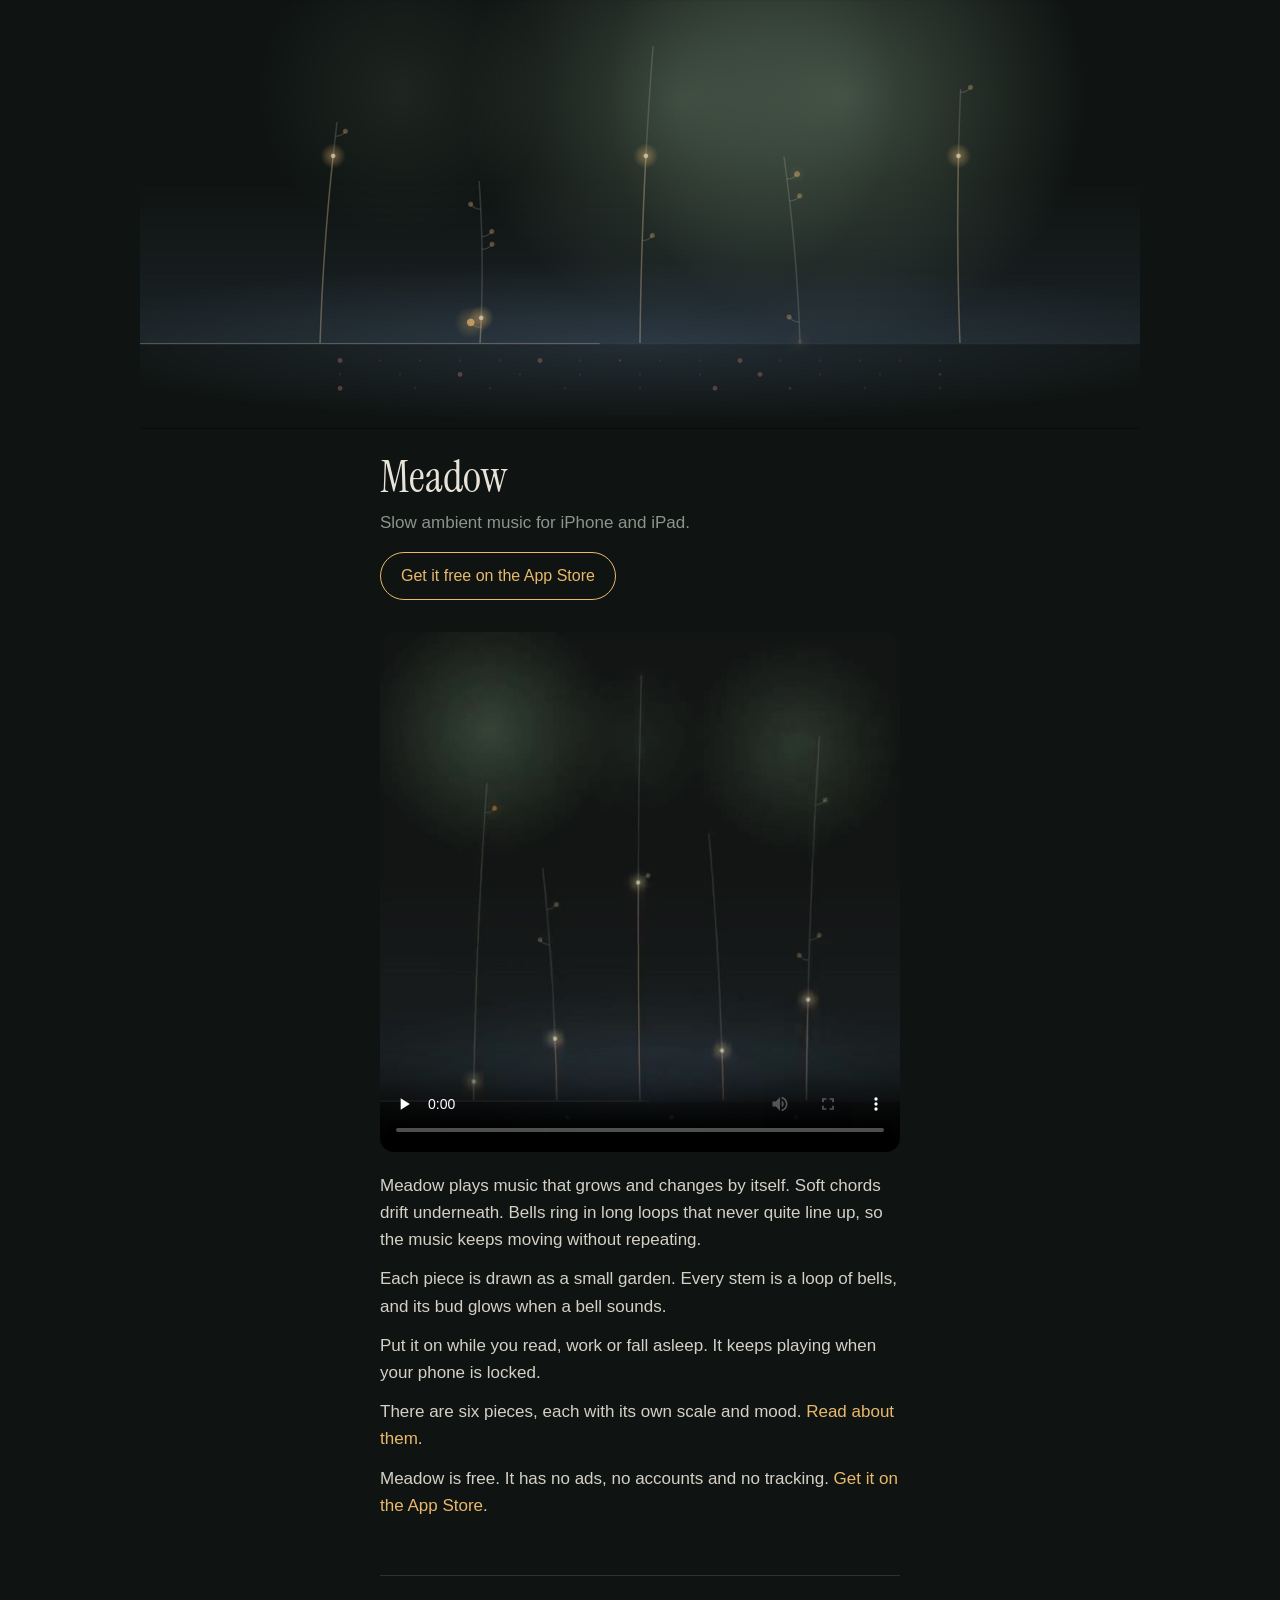
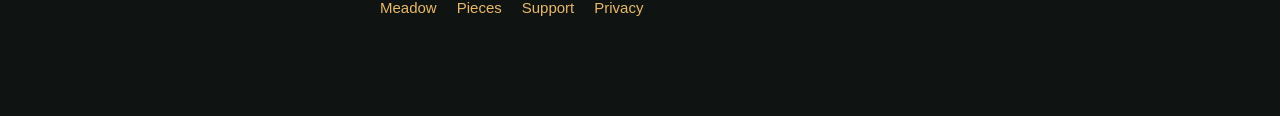
<file: index.html>
<!doctype html>
<html lang="en">
<head>
<meta charset="utf-8">
<meta name="viewport" content="width=device-width, initial-scale=1">
<link rel="preconnect" href="https://fonts.googleapis.com">
<link rel="stylesheet" href="https://fonts.googleapis.com/css2?family=Instrument+Serif&display=swap">
<link rel="stylesheet" href="style.css?v=6">
<title>Meadow</title>
<meta name="description" content="Slow ambient music that grows and changes by itself. Free for iPhone and iPad, with no ads, no accounts and no tracking.">
<meta property="og:title" content="Meadow">
<meta property="og:description" content="Slow ambient music that grows and changes by itself. Free for iPhone and iPad, with no ads, no accounts and no tracking.">
<meta property="og:image" content="https://goodgord.github.io/meadow-site/img/header.jpg">
<meta property="og:url" content="https://goodgord.github.io/meadow-site/">
<meta name="twitter:card" content="summary_large_image">
<meta name="apple-itunes-app" content="app-id=6821605317">
</head>
<body>
<img class="hero" src="img/header.jpg" width="2000" height="858" alt="The Meadow garden: five thin stems on a dark ground line, with glowing buds.">
<main>
<h1>Meadow</h1>
<p class="lede">Slow ambient music for iPhone and iPad.</p>
<p class="store"><a class="get" href="https://apps.apple.com/app/id6821605317">Get it free on the App Store</a></p>
<video class="art clip" src="media/harbour.mp4" poster="img/harbour-poster.jpg" width="720" height="720" controls playsinline preload="none"></video>
<p>Meadow plays music that grows and changes by itself. Soft chords drift underneath. Bells ring in long loops that never quite line up, so the music keeps moving without repeating.</p>
<p>Each piece is drawn as a small garden. Every stem is a loop of bells, and its bud glows when a bell sounds.</p>
<p>Put it on while you read, work or fall asleep. It keeps playing when your phone is locked.</p>
<p>There are six pieces, each with its own scale and mood. <a href="pieces.html">Read about them</a>.</p>
<p>Meadow is free. It has no ads, no accounts and no tracking. <a href="https://apps.apple.com/app/id6821605317">Get it on the App Store</a>.</p>
<nav><a href="./">Meadow</a><a href="pieces.html">Pieces</a><a href="support.html">Support</a><a href="privacy.html">Privacy</a></nav>
</main>
</body>
</html>
</file>
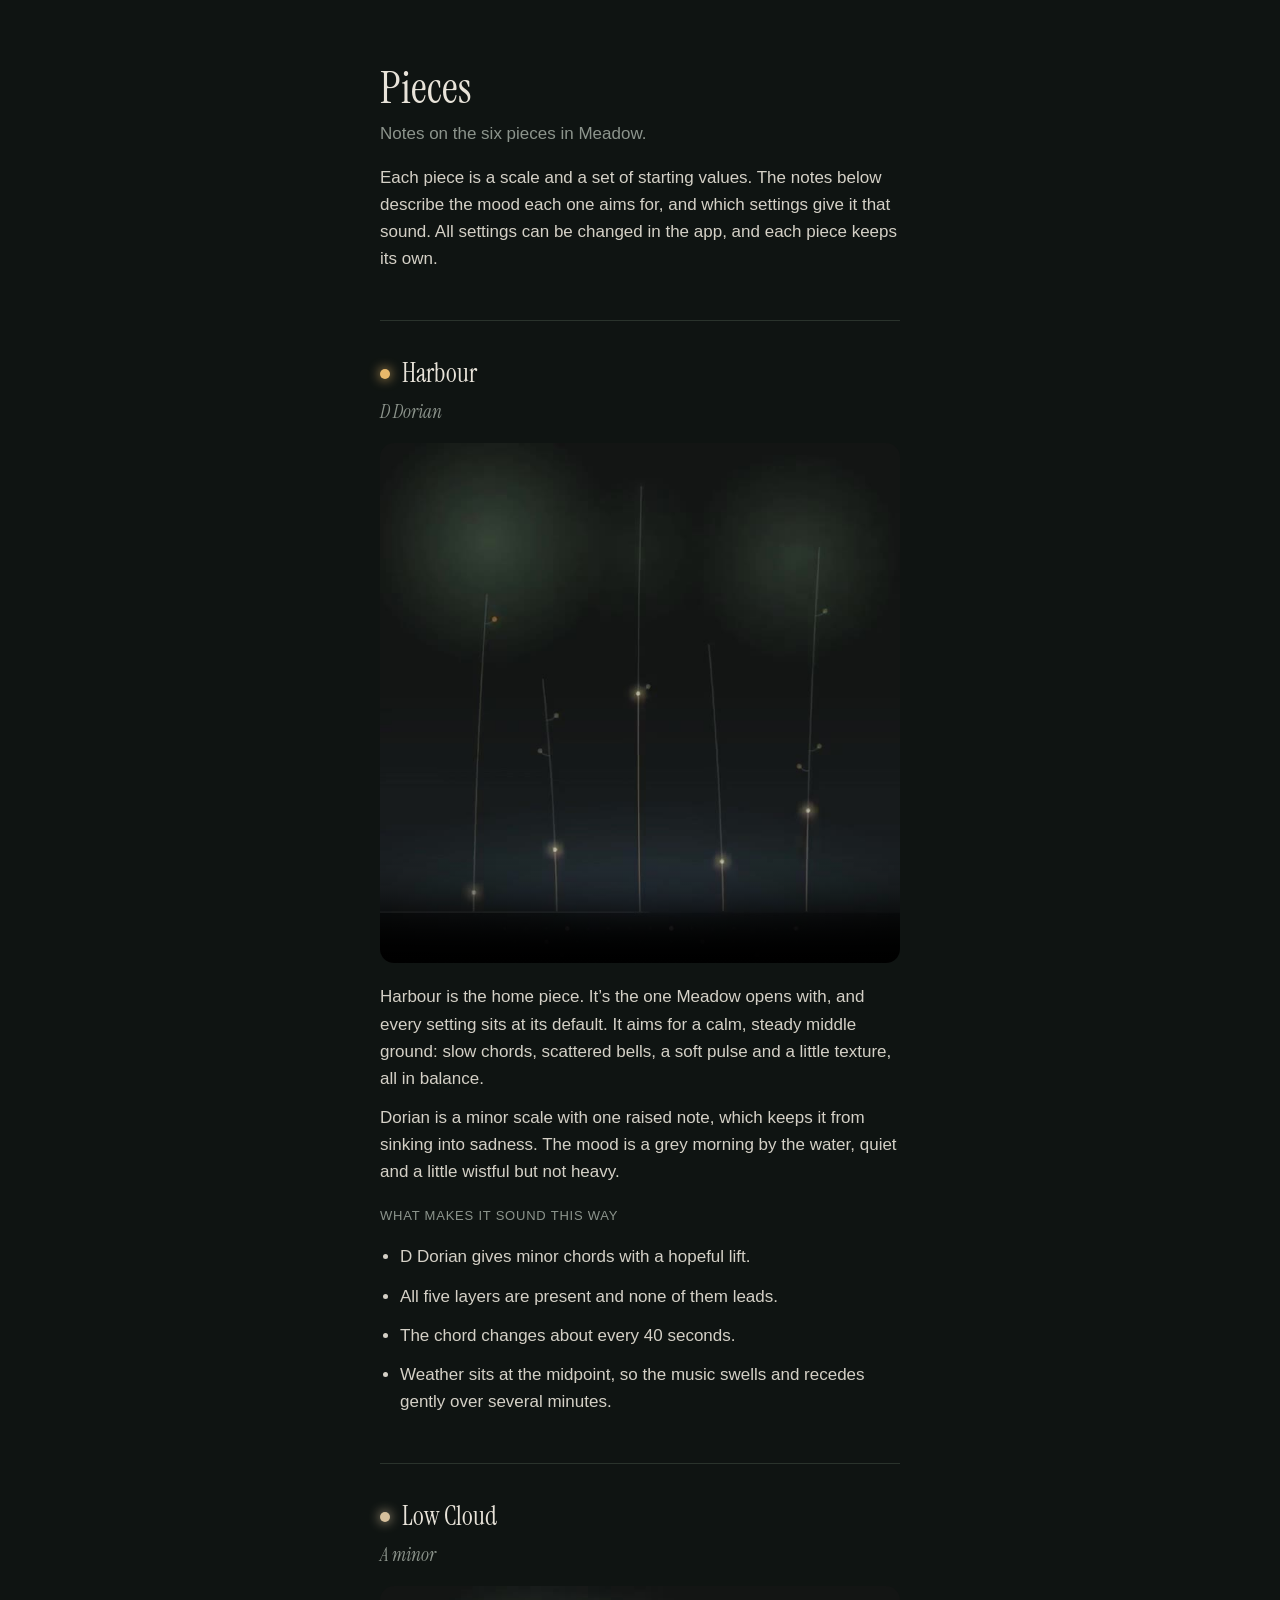
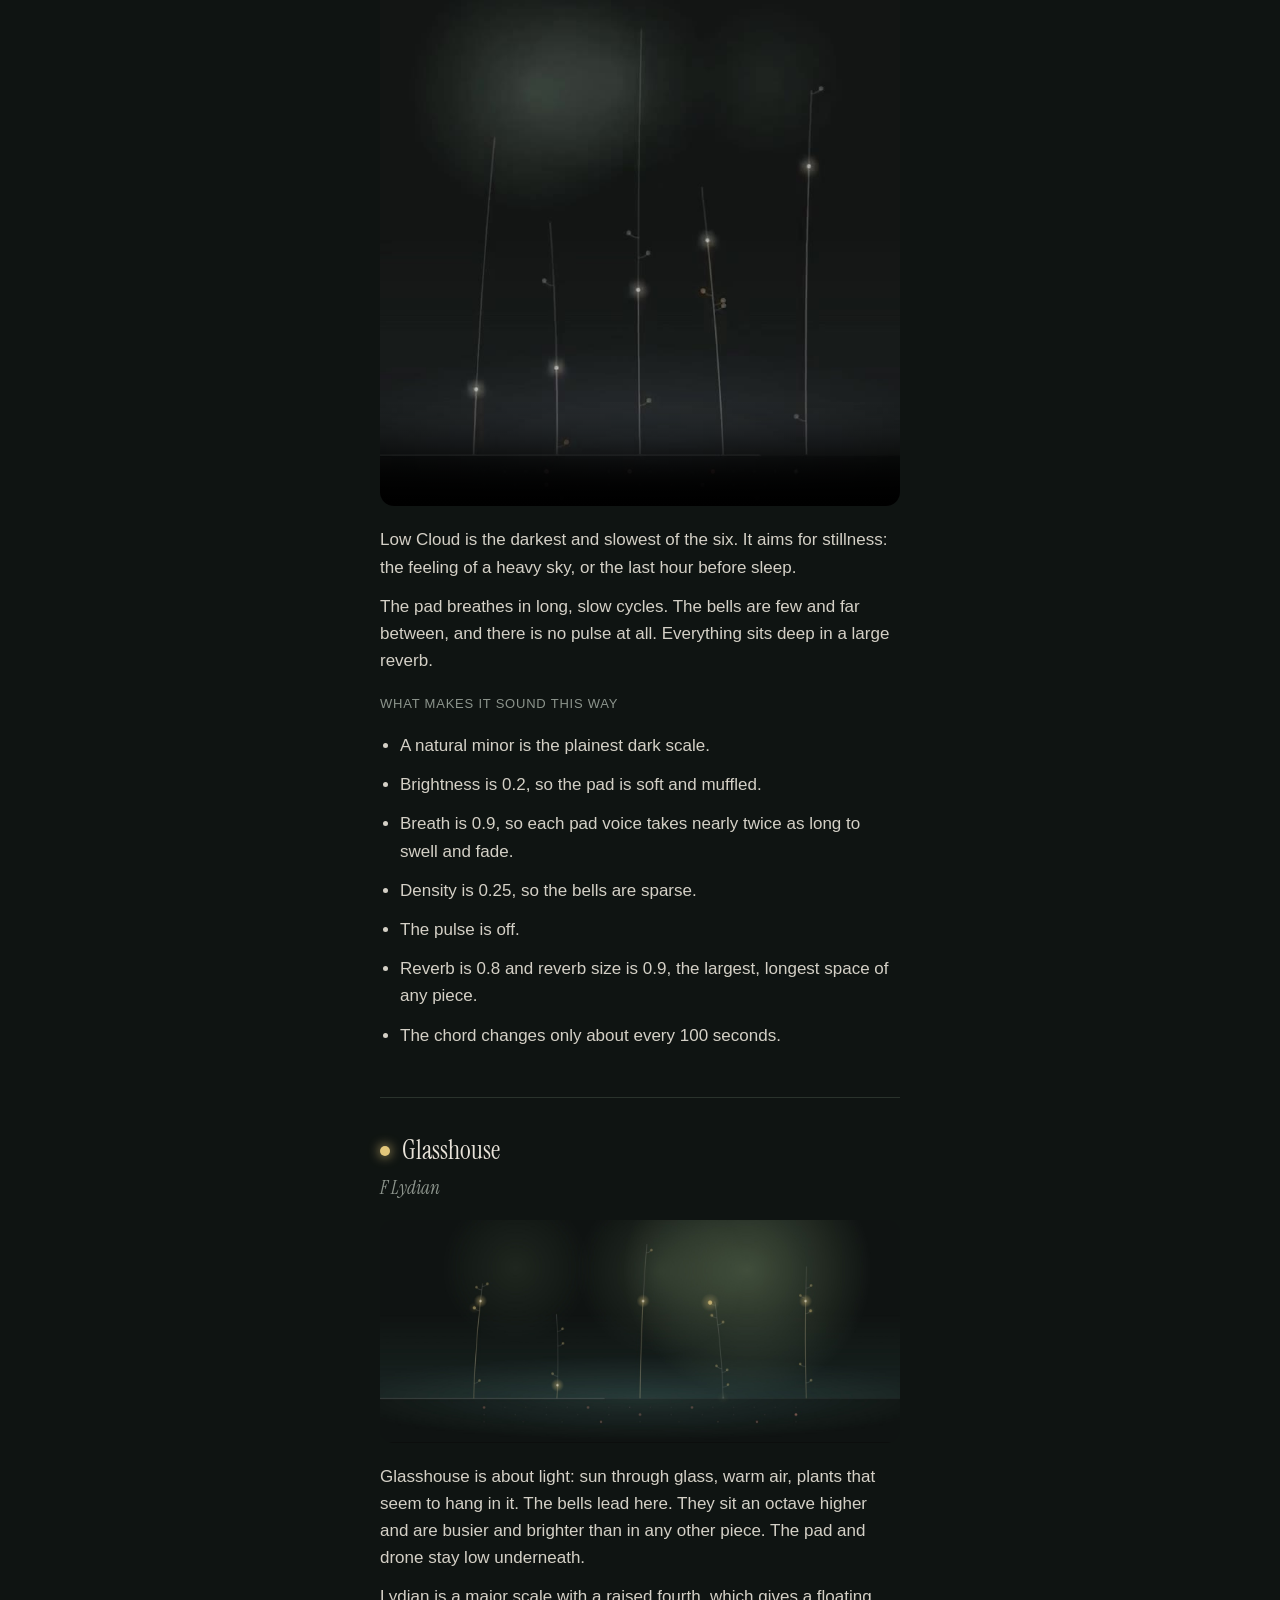
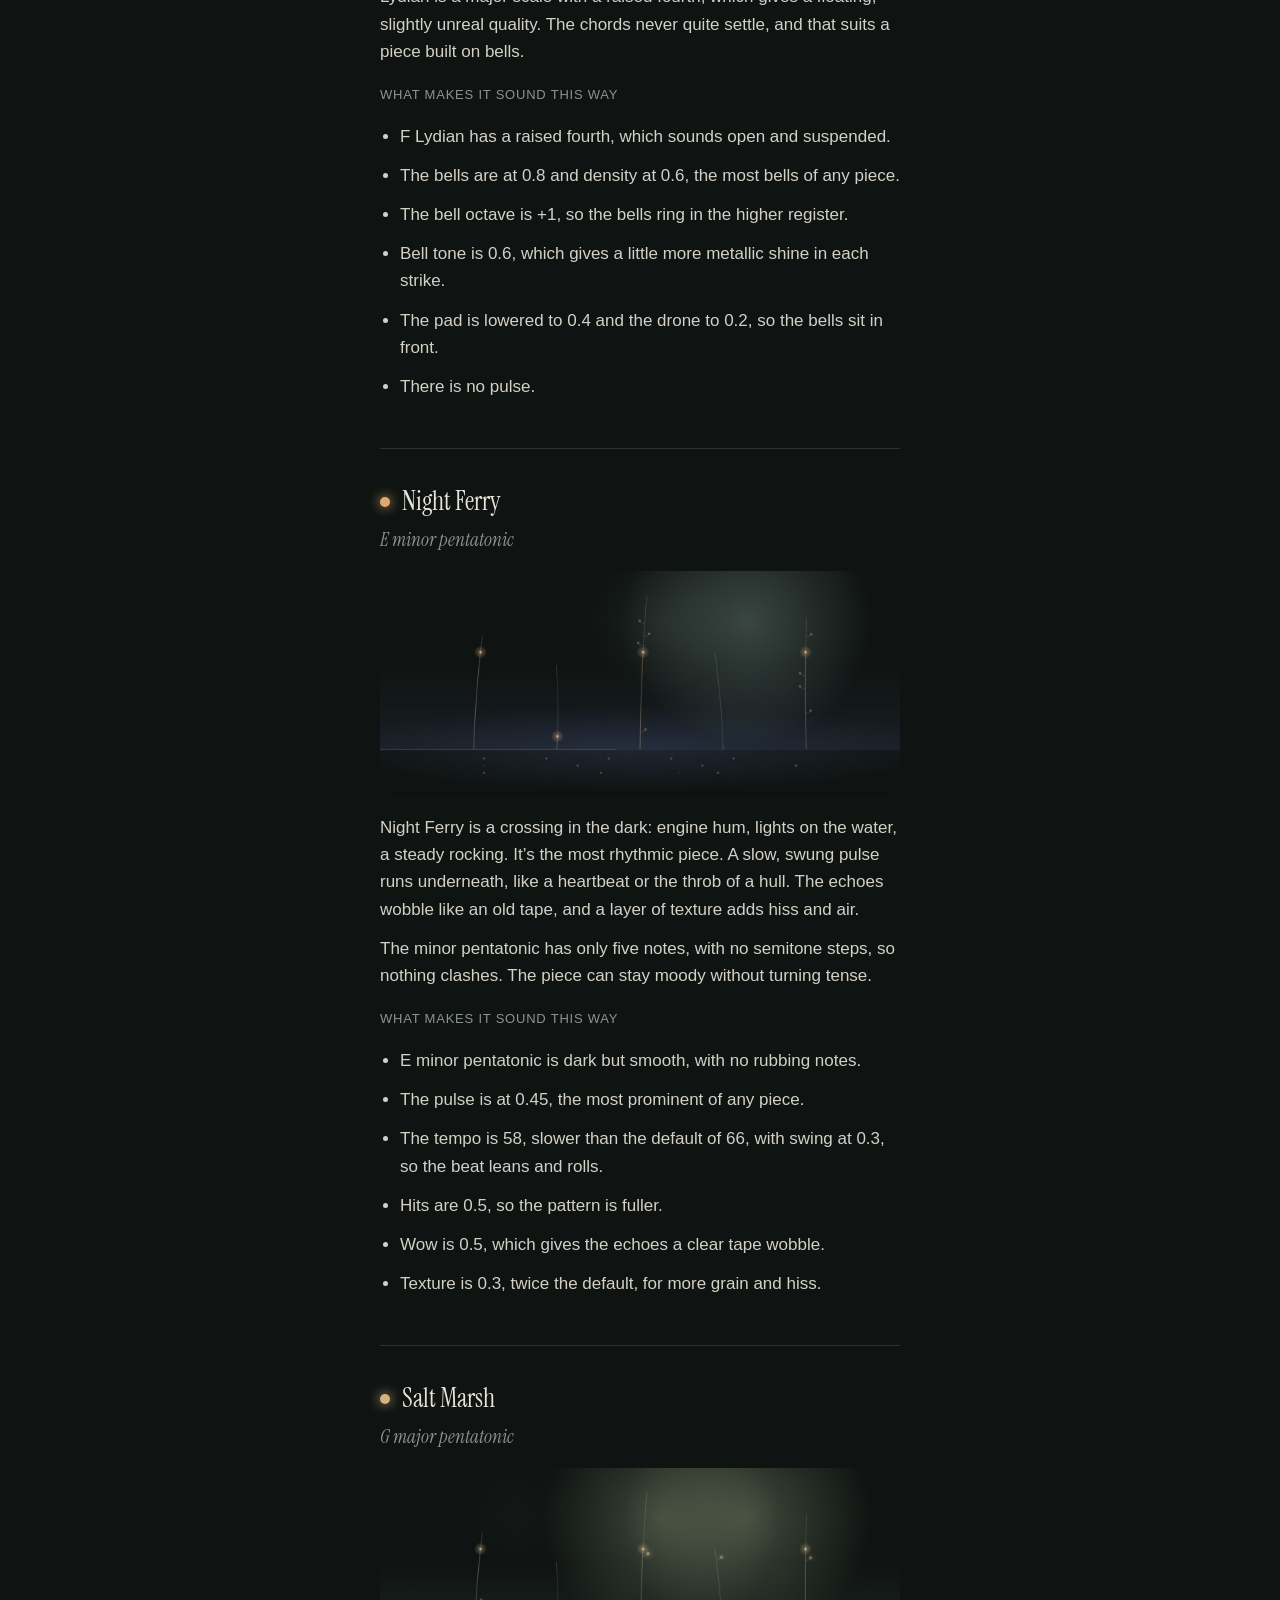
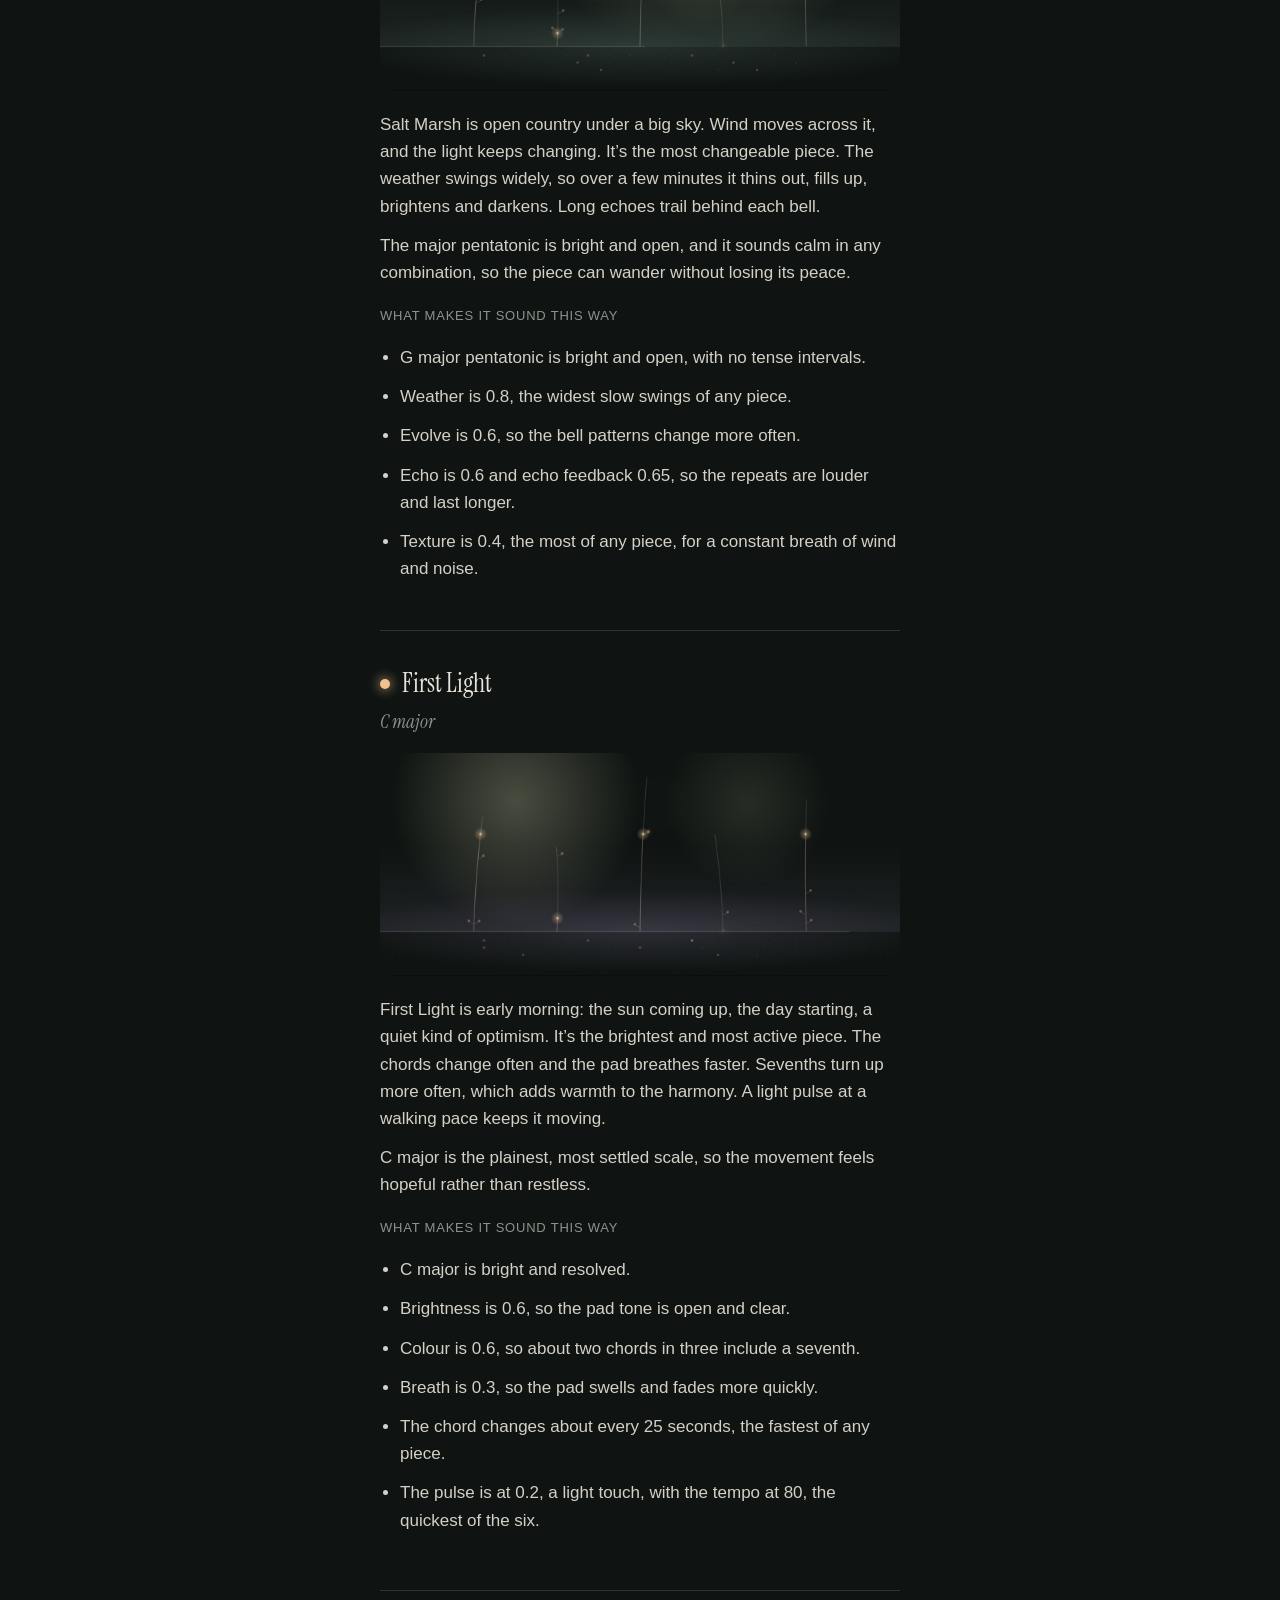
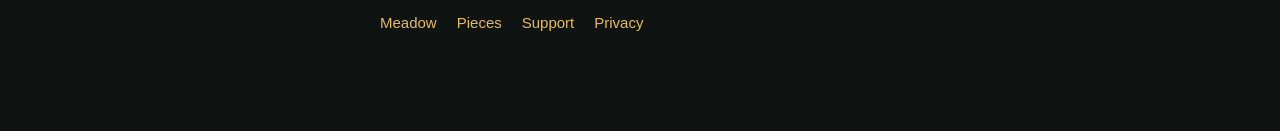
<file: pieces.html>
<!doctype html>
<html lang="en">
<head>
<meta charset="utf-8">
<meta name="viewport" content="width=device-width, initial-scale=1">
<link rel="preconnect" href="https://fonts.googleapis.com">
<link rel="stylesheet" href="https://fonts.googleapis.com/css2?family=Instrument+Serif&display=swap">
<link rel="stylesheet" href="style.css?v=6">
<title>Meadow Pieces</title>
</head>
<body>
<main>
<h1>Pieces</h1>
<p class="lede">Notes on the six pieces in Meadow.</p>
<p>Each piece is a scale and a set of starting values. The notes below describe the mood each one aims for, and which settings give it that sound. All settings can be changed in the app, and each piece keeps its own.</p>

<section class="piece">
<h2><span class="dot" style="color:#E8B86B"></span>Harbour</h2>
<p class="scale">D Dorian</p>
<video class="art clip" src="media/harbour.mp4" poster="img/harbour-poster.jpg" width="720" height="720" controls playsinline preload="none" aria-label="Harbour playing in Meadow"></video>
<p>Harbour is the home piece. It’s the one Meadow opens with, and every setting sits at its default. It aims for a calm, steady middle ground: slow chords, scattered bells, a soft pulse and a little texture, all in balance.</p>
<p>Dorian is a minor scale with one raised note, which keeps it from sinking into sadness. The mood is a grey morning by the water, quiet and a little wistful but not heavy.</p>
<h3>What makes it sound this way</h3>
<ul>
<li>D Dorian gives minor chords with a hopeful lift.</li>
<li>All five layers are present and none of them leads.</li>
<li>The chord changes about every 40 seconds.</li>
<li>Weather sits at the midpoint, so the music swells and recedes gently over several minutes.</li>
</ul>
</section>

<section class="piece">
<h2><span class="dot" style="color:#D6C09C"></span>Low Cloud</h2>
<p class="scale">A minor</p>
<video class="art clip" src="media/low-cloud.mp4" poster="img/low-cloud-poster.jpg" width="720" height="720" controls playsinline preload="none" aria-label="Low Cloud playing in Meadow"></video>
<p>Low Cloud is the darkest and slowest of the six. It aims for stillness: the feeling of a heavy sky, or the last hour before sleep.</p>
<p>The pad breathes in long, slow cycles. The bells are few and far between, and there is no pulse at all. Everything sits deep in a large reverb.</p>
<h3>What makes it sound this way</h3>
<ul>
<li>A natural minor is the plainest dark scale.</li>
<li>Brightness is 0.2, so the pad is soft and muffled.</li>
<li>Breath is 0.9, so each pad voice takes nearly twice as long to swell and fade.</li>
<li>Density is 0.25, so the bells are sparse.</li>
<li>The pulse is off.</li>
<li>Reverb is 0.8 and reverb size is 0.9, the largest, longest space of any piece.</li>
<li>The chord changes only about every 100 seconds.</li>
</ul>
</section>

<section class="piece">
<h2><span class="dot" style="color:#E2C67A"></span>Glasshouse</h2>
<p class="scale">F Lydian</p>
<img class="art" src="img/glasshouse.jpg" width="1400" height="600" loading="lazy" alt="The Glasshouse garden: five thin stems on a dark ground line, with glowing buds.">
<p>Glasshouse is about light: sun through glass, warm air, plants that seem to hang in it. The bells lead here. They sit an octave higher and are busier and brighter than in any other piece. The pad and drone stay low underneath.</p>
<p>Lydian is a major scale with a raised fourth, which gives a floating, slightly unreal quality. The chords never quite settle, and that suits a piece built on bells.</p>
<h3>What makes it sound this way</h3>
<ul>
<li>F Lydian has a raised fourth, which sounds open and suspended.</li>
<li>The bells are at 0.8 and density at 0.6, the most bells of any piece.</li>
<li>The bell octave is +1, so the bells ring in the higher register.</li>
<li>Bell tone is 0.6, which gives a little more metallic shine in each strike.</li>
<li>The pad is lowered to 0.4 and the drone to 0.2, so the bells sit in front.</li>
<li>There is no pulse.</li>
</ul>
</section>

<section class="piece">
<h2><span class="dot" style="color:#E2A870"></span>Night Ferry</h2>
<p class="scale">E minor pentatonic</p>
<img class="art" src="img/night-ferry.jpg" width="1400" height="600" loading="lazy" alt="The Night Ferry garden: five thin stems on a dark ground line, with glowing buds.">
<p>Night Ferry is a crossing in the dark: engine hum, lights on the water, a steady rocking. It’s the most rhythmic piece. A slow, swung pulse runs underneath, like a heartbeat or the throb of a hull. The echoes wobble like an old tape, and a layer of texture adds hiss and air.</p>
<p>The minor pentatonic has only five notes, with no semitone steps, so nothing clashes. The piece can stay moody without turning tense.</p>
<h3>What makes it sound this way</h3>
<ul>
<li>E minor pentatonic is dark but smooth, with no rubbing notes.</li>
<li>The pulse is at 0.45, the most prominent of any piece.</li>
<li>The tempo is 58, slower than the default of 66, with swing at 0.3, so the beat leans and rolls.</li>
<li>Hits are 0.5, so the pattern is fuller.</li>
<li>Wow is 0.5, which gives the echoes a clear tape wobble.</li>
<li>Texture is 0.3, twice the default, for more grain and hiss.</li>
</ul>
</section>

<section class="piece">
<h2><span class="dot" style="color:#D4B282"></span>Salt Marsh</h2>
<p class="scale">G major pentatonic</p>
<img class="art" src="img/salt-marsh.jpg" width="1400" height="600" loading="lazy" alt="The Salt Marsh garden: five thin stems on a dark ground line, with glowing buds.">
<p>Salt Marsh is open country under a big sky. Wind moves across it, and the light keeps changing. It’s the most changeable piece. The weather swings widely, so over a few minutes it thins out, fills up, brightens and darkens. Long echoes trail behind each bell.</p>
<p>The major pentatonic is bright and open, and it sounds calm in any combination, so the piece can wander without losing its peace.</p>
<h3>What makes it sound this way</h3>
<ul>
<li>G major pentatonic is bright and open, with no tense intervals.</li>
<li>Weather is 0.8, the widest slow swings of any piece.</li>
<li>Evolve is 0.6, so the bell patterns change more often.</li>
<li>Echo is 0.6 and echo feedback 0.65, so the repeats are louder and last longer.</li>
<li>Texture is 0.4, the most of any piece, for a constant breath of wind and noise.</li>
</ul>
</section>

<section class="piece">
<h2><span class="dot" style="color:#F0C08E"></span>First Light</h2>
<p class="scale">C major</p>
<img class="art" src="img/first-light.jpg" width="1400" height="600" loading="lazy" alt="The First Light garden: five thin stems on a dark ground line, with glowing buds.">
<p>First Light is early morning: the sun coming up, the day starting, a quiet kind of optimism. It’s the brightest and most active piece. The chords change often and the pad breathes faster. Sevenths turn up more often, which adds warmth to the harmony. A light pulse at a walking pace keeps it moving.</p>
<p>C major is the plainest, most settled scale, so the movement feels hopeful rather than restless.</p>
<h3>What makes it sound this way</h3>
<ul>
<li>C major is bright and resolved.</li>
<li>Brightness is 0.6, so the pad tone is open and clear.</li>
<li>Colour is 0.6, so about two chords in three include a seventh.</li>
<li>Breath is 0.3, so the pad swells and fades more quickly.</li>
<li>The chord changes about every 25 seconds, the fastest of any piece.</li>
<li>The pulse is at 0.2, a light touch, with the tempo at 80, the quickest of the six.</li>
</ul>
</section>
<nav><a href="./">Meadow</a><a href="pieces.html">Pieces</a><a href="support.html">Support</a><a href="privacy.html">Privacy</a></nav>
</main>
</body>
</html>
</file>
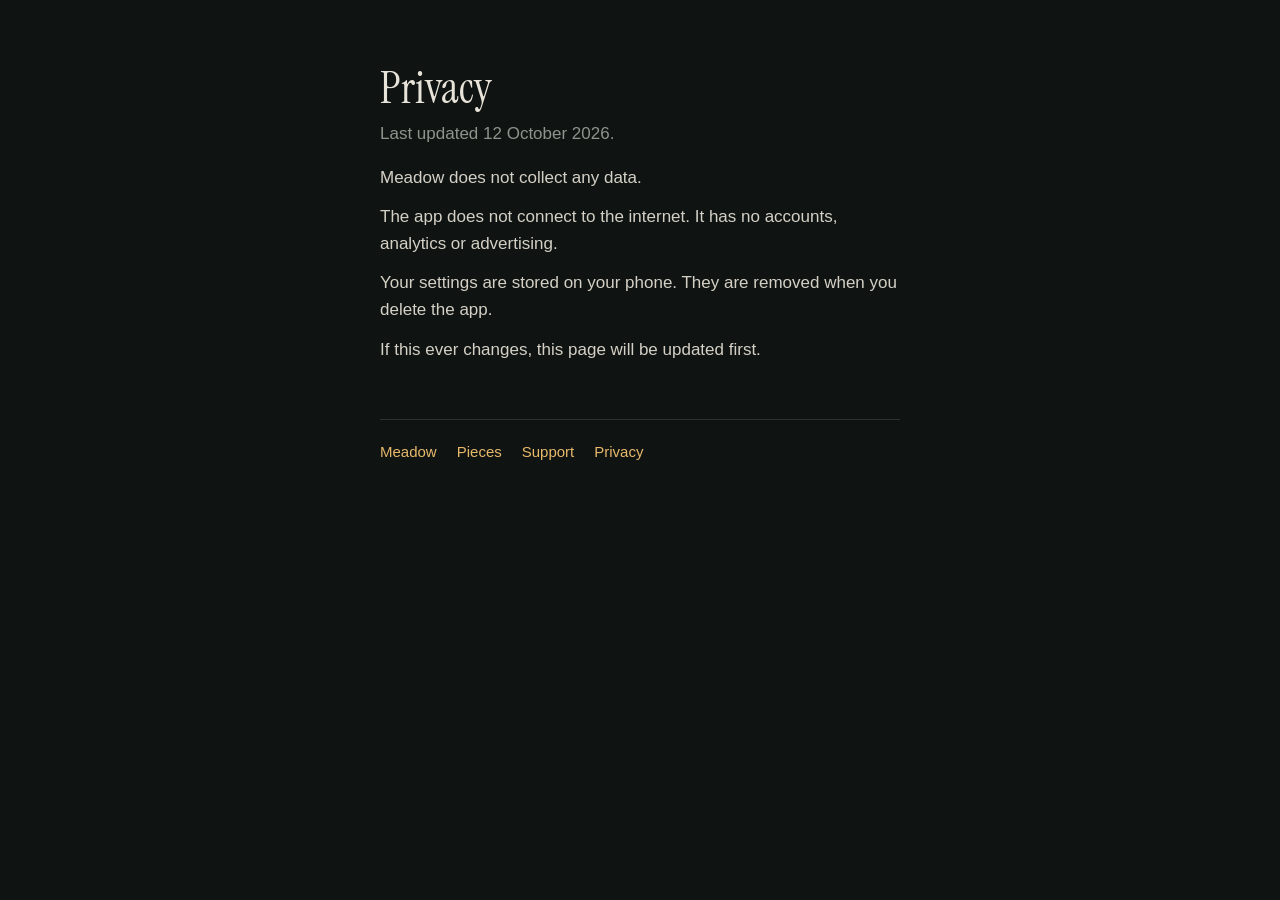
<file: privacy.html>
<!doctype html>
<html lang="en">
<head>
<meta charset="utf-8">
<meta name="viewport" content="width=device-width, initial-scale=1">
<link rel="preconnect" href="https://fonts.googleapis.com">
<link rel="stylesheet" href="https://fonts.googleapis.com/css2?family=Instrument+Serif&display=swap">
<link rel="stylesheet" href="style.css?v=6">
<title>Meadow Privacy</title>
</head>
<body>
<main>
<h1>Privacy</h1>
<p class="lede">Last updated 12 October 2026.</p>
<p>Meadow does not collect any data.</p>
<p>The app does not connect to the internet. It has no accounts, analytics or advertising.</p>
<p>Your settings are stored on your phone. They are removed when you delete the app.</p>
<p>If this ever changes, this page will be updated first.</p>
<nav><a href="./">Meadow</a><a href="pieces.html">Pieces</a><a href="support.html">Support</a><a href="privacy.html">Privacy</a></nav>
</main>
</body>
</html>
</file>
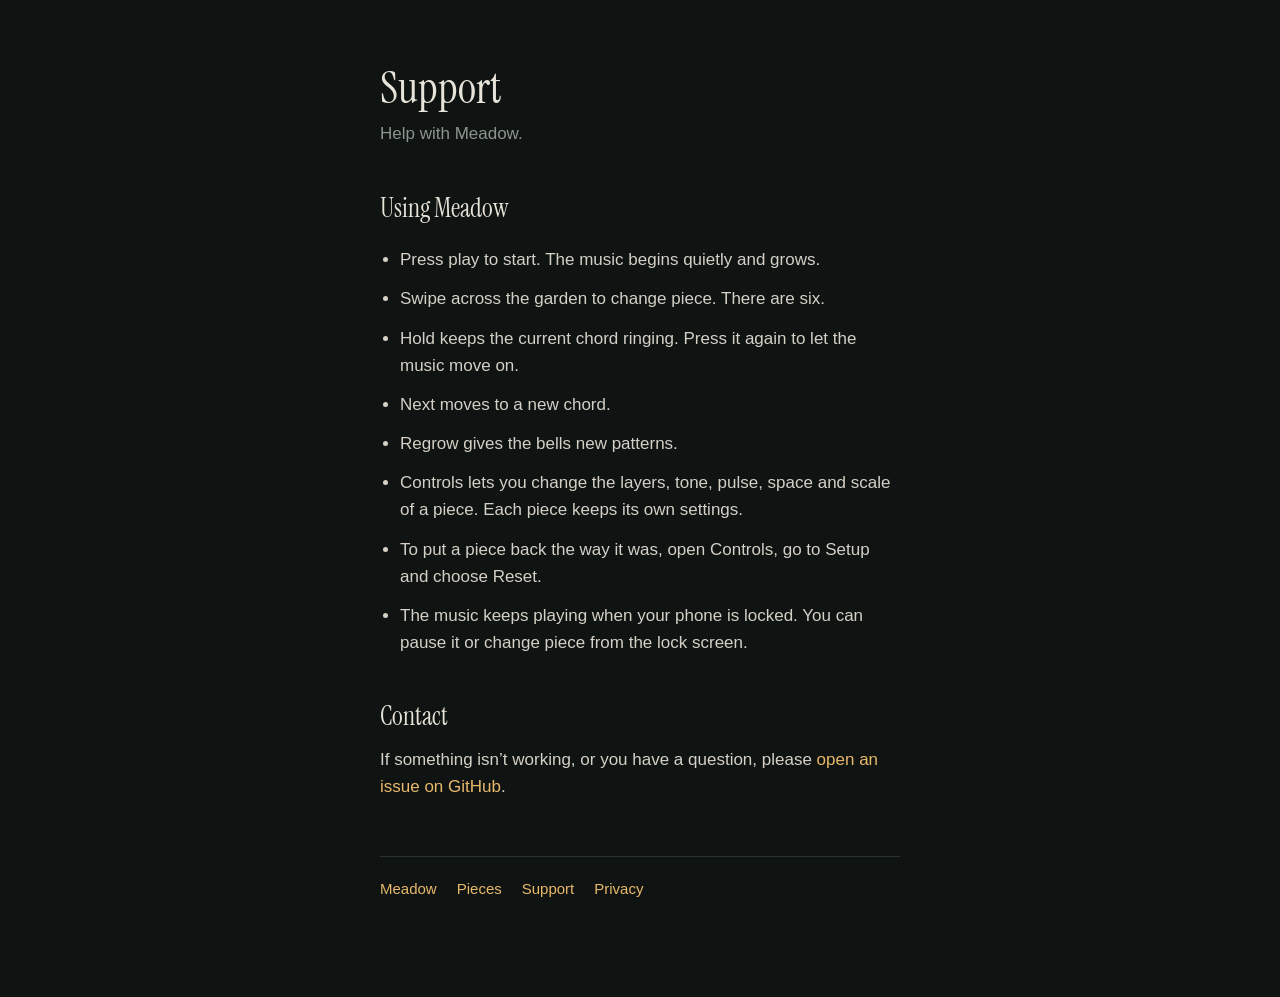
<file: support.html>
<!doctype html>
<html lang="en">
<head>
<meta charset="utf-8">
<meta name="viewport" content="width=device-width, initial-scale=1">
<link rel="preconnect" href="https://fonts.googleapis.com">
<link rel="stylesheet" href="https://fonts.googleapis.com/css2?family=Instrument+Serif&display=swap">
<link rel="stylesheet" href="style.css?v=6">
<title>Meadow Support</title>
</head>
<body>
<main>
<h1>Support</h1>
<p class="lede">Help with Meadow.</p>
<h2>Using Meadow</h2>
<ul>
<li>Press play to start. The music begins quietly and grows.</li>
<li>Swipe across the garden to change piece. There are six.</li>
<li>Hold keeps the current chord ringing. Press it again to let the music move on.</li>
<li>Next moves to a new chord.</li>
<li>Regrow gives the bells new patterns.</li>
<li>Controls lets you change the layers, tone, pulse, space and scale of a piece. Each piece keeps its own settings.</li>
<li>To put a piece back the way it was, open Controls, go to Setup and choose Reset.</li>
<li>The music keeps playing when your phone is locked. You can pause it or change piece from the lock screen.</li>
</ul>
<h2>Contact</h2>
<p>If something isn’t working, or you have a question, please <a href="https://github.com/goodgord/meadow-site/issues">open an issue on GitHub</a>.</p>
<nav><a href="./">Meadow</a><a href="pieces.html">Pieces</a><a href="support.html">Support</a><a href="privacy.html">Privacy</a></nav>
</main>
</body>
</html>
</file>
<file: style.css>
:root {
  --bg: #0F1412;
  --text: #E8E3D9;
  --body: #D4D0C6;
  --soft: #8C948C;
  --line: #2A332C;
  --bells: #E8B86B;
}
* { box-sizing: border-box; }
img { max-width: 100%; height: auto; }
body {
  margin: 0;
  background: var(--bg);
  color: var(--body);
  font: 17px/1.6 -apple-system, BlinkMacSystemFont, "Helvetica Neue", sans-serif;
}
main { max-width: 560px; margin: 0 auto; padding: 64px 20px 96px; }
h1, h2 { font-family: "Instrument Serif", Georgia, serif; font-weight: 400; color: var(--text); }
h1 { font-size: 44px; line-height: 1.1; margin: 0 0 8px; }
h2 { font-size: 26px; margin: 40px 0 8px; }
p, li { margin: 0 0 12px; }
ul { padding-left: 20px; }
a { color: var(--bells); text-decoration: none; }
a:hover { text-decoration: underline; }
.lede { color: var(--soft); margin-bottom: 16px; }
.store { margin: 0 0 32px; }
.get { display: inline-block; padding: 10px 20px; border: 1px solid var(--bells); border-radius: 999px; color: var(--bells); font-size: 16px; }
.get:hover { background: var(--bells); color: var(--bg); text-decoration: none; }
.clip { aspect-ratio: 1 / 1; margin-bottom: 32px; }
nav { margin-top: 56px; padding-top: 20px; border-top: 1px solid var(--line); color: var(--soft); font-size: 15px; }
nav a { margin-right: 20px; }
.piece { margin-top: 48px; padding-top: 32px; border-top: 1px solid var(--line); }
.piece h2 { margin: 0; display: flex; align-items: center; gap: 12px; }
.dot { width: 10px; height: 10px; border-radius: 50%; flex: none; box-shadow: 0 0 12px currentColor; background: currentColor; }
.scale { font-family: "Instrument Serif", Georgia, serif; font-style: italic; color: var(--soft); font-size: 19px; margin: 2px 0 16px; }
h3 { font-size: 13px; font-weight: 500; letter-spacing: 0.06em; text-transform: uppercase; color: var(--soft); margin: 20px 0 8px; }
.art { display: block; width: 100%; height: auto; border-radius: 14px; margin: 0 0 20px; background: var(--bg); }
.hero { display: block; width: 100%; max-width: 1000px; height: auto; margin: 0 auto; aspect-ratio: 3840 / 1646; }
.hero + main { padding-top: 24px; }
</file>
